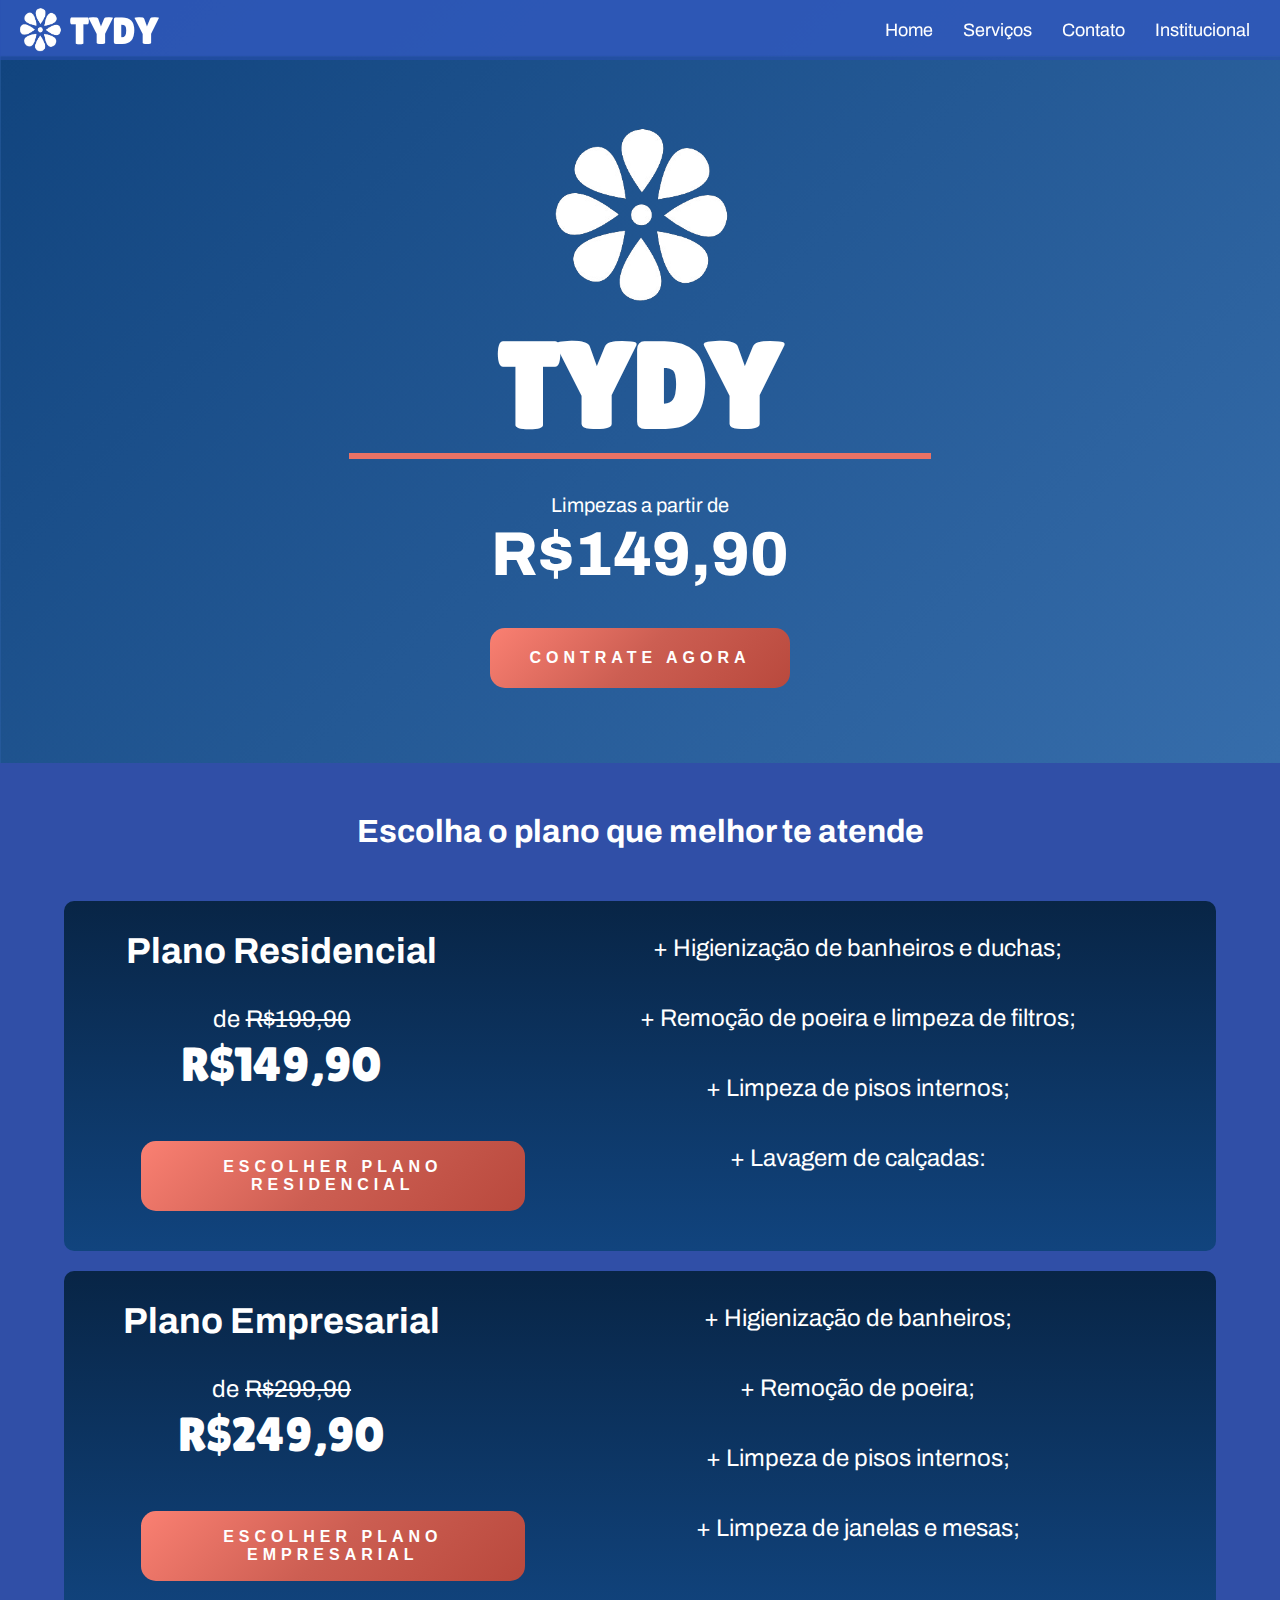
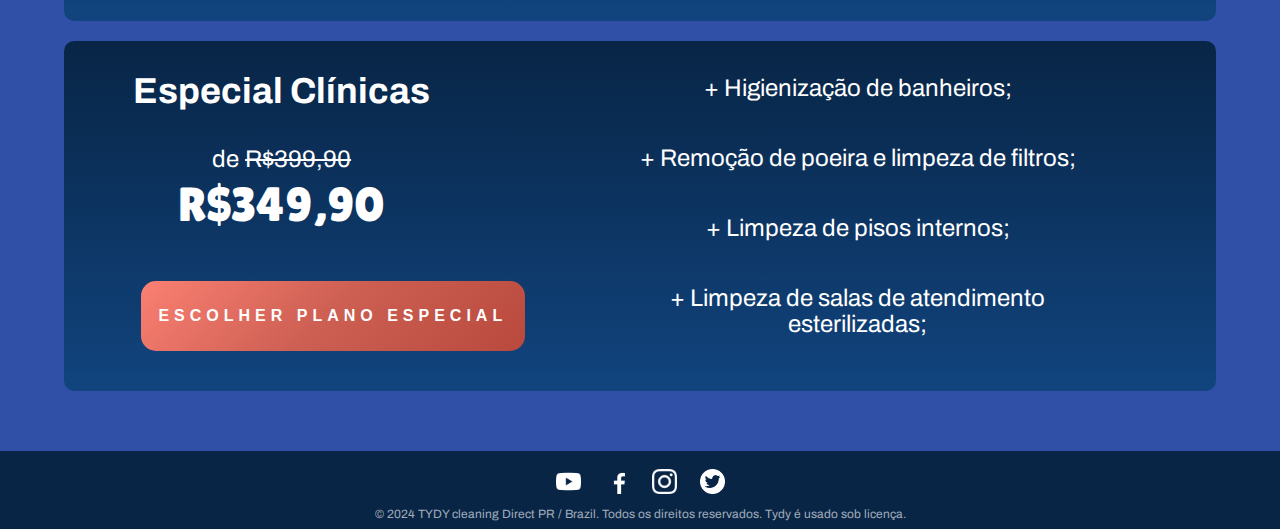
<file: index.html>
<!DOCTYPE html>
<html lang="pt-br">
<head>
    <meta charset="UTF-8">
    <meta name="viewport" content="width=device-width, initial-scale=1.0">
    <title>TYDY Limpeza Profissional</title>
    <meta name="description" content="A maior e mais especializada empresa de limpeza profissional do Paraná. Contate-nos e tenha você também a melhor higienização de casa, escritórios, salas comercias, academias e muito mais!" >
    <link rel="icon" type="image/x-icon" href="images/logo_fav.png">
    <link rel="stylesheet" href="style.css" media="screen">
</head>
<body>
    <div class="barraMenu">
        <div class="logoBarraMenu">
            <img src="images/logo-branco.png" alt="Logo TYDY" width="50px" height="50px">
            <p id="tydyBarraMenu">TYDY</p>
        </div>
        <div class="itensBarraMenu">
            <a href="index.html">Home</a>
            <a href="servicos.html">Serviços</a>
            <a href="contato.html">Contato</a>
            <a href="institucional.html">Institucional</a>
        </div>
    </div>
    <div class="primeiroModulo">
        <div class="logoGrande">
            <img src="images/logo-branco.png" alt="Logo da TYDY">
            <h1>TYDY</h1>
        </div>
        <div class="barraDivisoria">

        </div>
        <div class="detalhesLista">
            <p>Limpezas a partir de</p>
            <p id="precoTag">R$149,90</p>
        </div>
        <a href=""><button>CONTRATE AGORA</button></a>
    </div>
    <div class="segundoModulo">
        <div class="opcoesTitulo">
            <h1>Escolha o plano que melhor te atende</h1>
        </div>
        <div class="opcoesPlanos">
            <div class="planoResidencial">
                <div id="area1">
                    <h2>Plano Residencial</h2>
                    <div class="textoOferta">
                        <p id="pDoPreco">de</p>
                        <p id="precoFora">R$199,90</p>
                    </div>
                    <div class="textoOferta">
                        <p id="precoNovo">R$149,90</p>
                    </div>
                </div>
                <div class="textoPlanos" id="area2">
                    <p>+ Higienização de banheiros e duchas;</p>
                    <p>+ Remoção de poeira e limpeza de filtros;</p>
                    <p>+ Limpeza de pisos internos;</p>
                    <p>+ Lavagem de calçadas:</p>
                </div>
                <a href="" id="area3"><button>ESCOLHER PLANO RESIDENCIAL</button></a>
            </div>
            <div class="planoEmpresarial">
                <div id="area1">
                    <h2>Plano Empresarial</h2>
                    <div class="textoOferta">
                        <p id="pDoPreco">de</p>
                        <p id="precoFora">R$299,90</p>
                    </div>
                    <div class="textoOferta">
                        <p id="precoNovo">R$249,90</p>
                    </div>
                </div>
                <div class="textoPlanos" id="area2">
                    <p>+ Higienização de banheiros;</p>
                    <p>+ Remoção de poeira;</p>
                    <p>+ Limpeza de pisos internos;</p>
                    <p>+ Limpeza de janelas e mesas;</p>
                </div>
                <a href="" id="area3"><button>ESCOLHER PLANO EMPRESARIAL</button></a>
            </div>
            <div class="planoEspecial">
                <div id="area1">
                    <h2>Especial Clínicas</h2>
                    <div class="textoOferta">
                        <p id="pDoPreco">de</p>
                        <p id="precoFora">R$399,90</p>
                    </div>
                    <div class="textoOferta">
                        <p id="precoNovo">R$349,90</p>
                    </div>
                </div>
                <div class="textoPlanos" id="area2">
                    <p>+ Higienização de banheiros;</p>
                    <p>+ Remoção de poeira e limpeza de filtros;</p>
                    <p>+ Limpeza de pisos internos;</p>
                    <p>+ Limpeza de salas de atendimento esterilizadas;</p>
                </div>
                <a href="" id="area3"><button>ESCOLHER PLANO ESPECIAL</button></a>
            </div>
    
        </div>
    </div>
    <div class="terceiroModulo" id="esconder">
        <h1>Descubra nossos diferenciais</h1>
        <div class="cards">
            <div class="cardExemplo" id="card01">
                <div class="hide">
                    <h2>Higienização cuidadosa</h2>
                    <p>É o estabelecimento das condições de limpeza ou salubridade necessárias à prevenção ou ao combate de doenças. Também pode ser conhecida por sanitização ou desinfecção. É um dos métodos mais indicados após a limpeza, porque é responsável pela eliminação de micro-organismos vivos.</p>
                </div>
            </div>
            <div class="cardExemplo" id="card02">
                <div class="hide">
                    <h2>Esterilizar ambientes</h2>
                    <p>O que é esterilizar ambientes? O ato de esterilizar ambientes é o mais eficiente e concentrado de todos eles, é usado em situações específicas e tem total eficácia no combate a todo tipo de microrganismos. Após esterilizar ambientes, quaisquer bactérias, vírus ou fungos ali presente são eliminados.</p>
                </div>
            </div>
            <div class="cardExemplo" id="card03">
                <div class="hide">
                    <h2>Limpeza exterior</h2>
                    <p>A limpeza desses espaços é um pouco diferente das de limpeza interna, isso porque os equipamentos para realizar o serviço mudam. Neste caso, podem ser utilizados desde uma simples vassoura ou vassourão até hidrojateadoras elétricas e a combustão, com água aquecida.</p>
                </div>
            </div>
            <div class="cardExemplo" id="card04">
                <div class="hide">
                    <h2>Limpeza de janelas</h2>
                    <p>O primeiro passo que você deve saber é que a limpeza precisa ser frequente e contínua. Quando as janelas acumulam muita poeira e sujeira, acabam comprometendo a aparência do vidro, ficando com um aspecto de “encardidas”, por isso, o recomendável é que as janelas sejam limpas pelo menos a cada 20 dias.</p>
                </div>
            </div>
        </div>
    </div>
    <div class="footer">      
            <div class="mediaLinks">
                <a href=""><img src="images/logo_youtube.webp" alt="Logo Youtube"></a>
                <a href=""><img src="images/icon_facebook.webp" alt="Logo Facebook"></a>
                <a href=""><img src="images/icon_instagram.webp" alt="Logo Instagram"></a>
                <a href=""><img src="images/logo_twitter.png" alt="Logo Twitter"></a>
            </div>
            <div class="footerInfo">
                <p>© 2024 TYDY cleaning Direct PR / Brazil. Todos os direitos reservados. Tydy é usado sob licença.</p>
            </div>
    </div>
</body>
</html>
</file>
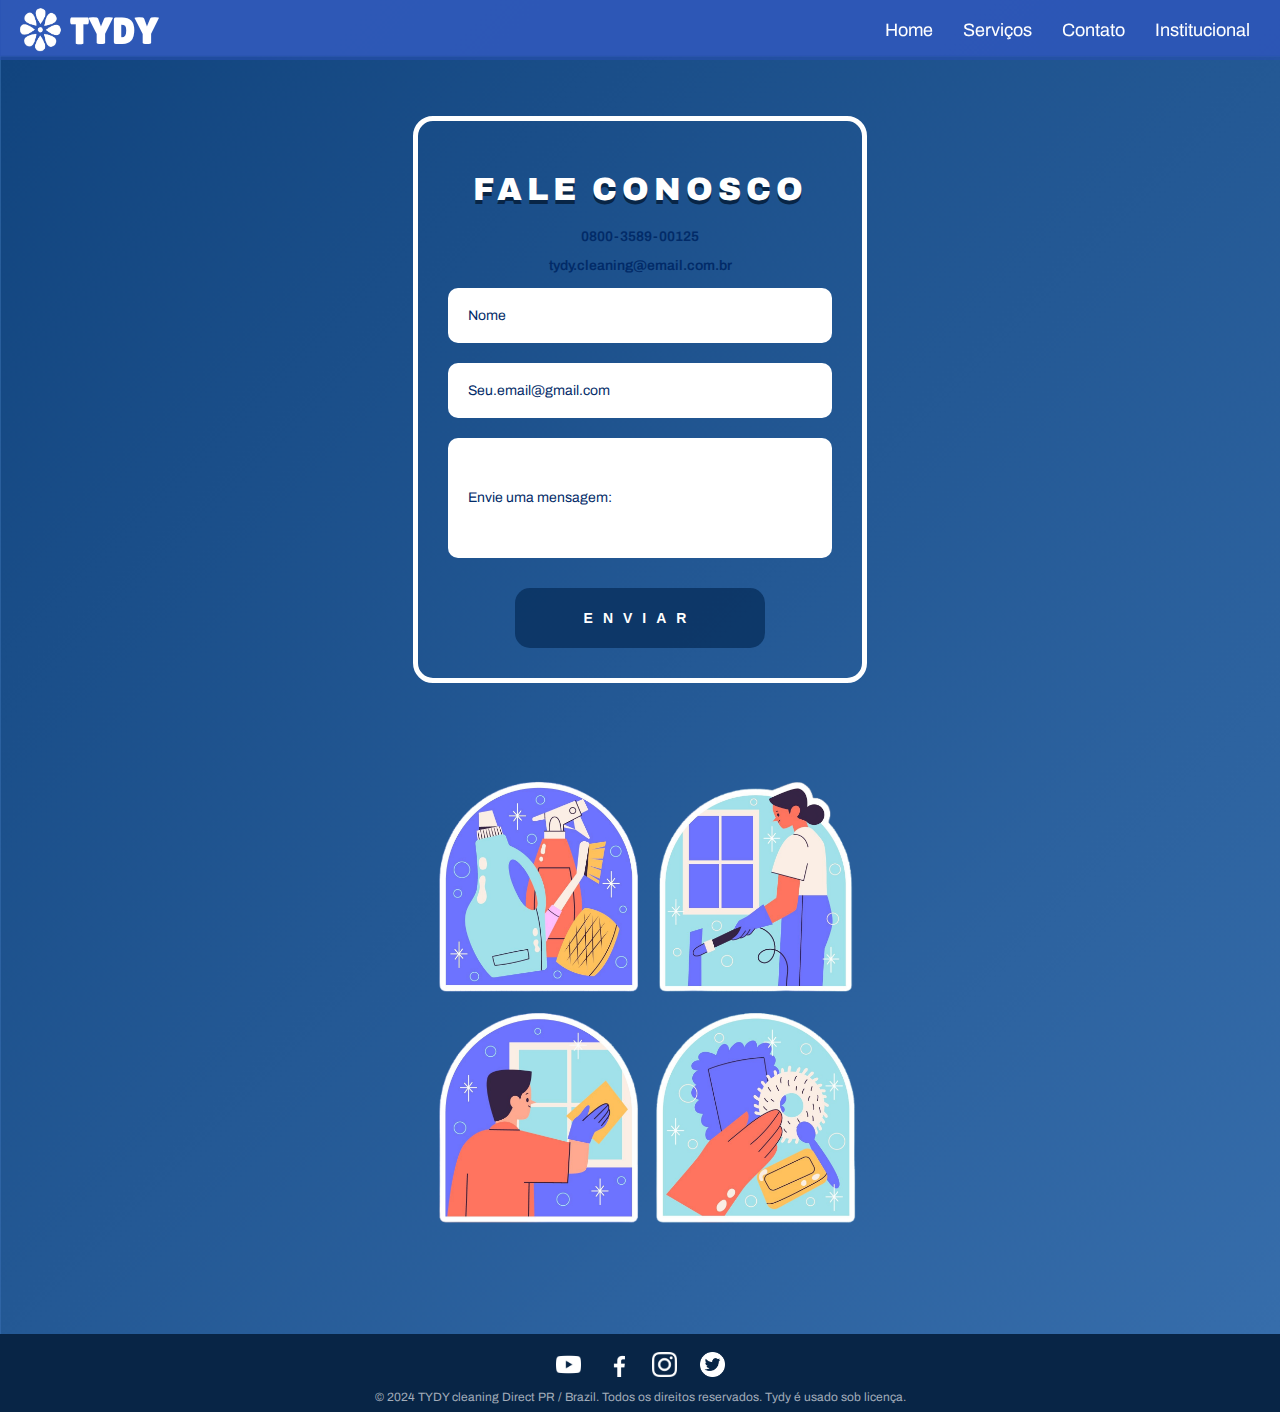
<file: contato.html>
<!DOCTYPE html>
<html lang="pt-br">
<head>
    <meta charset="UTF-8">
    <meta name="viewport" content="width=device-width, initial-scale=1.0">
    <title>TYDY: Contato</title>
    <meta name="description" content="A maior e mais especializada empresa de limpeza profissional do Paraná. Contate-nos e tenha você também a melhor higienização de casa, escritórios, salas comercias, academias e muito mais!" >
    <link rel="icon" type="image/x-icon" href="images/logo_fav.png">
    <link rel="stylesheet" href="style.css" media="screen">
</head>
<body>
    <div class="barraMenu">
        <div class="logoBarraMenu">
            <img src="images/logo-branco.png" alt="Logo TYDY" width="50px" height="50px">
            <p id="tydyBarraMenu">TYDY</p>
        </div>
        <div class="itensBarraMenu">
            <a href="index.html">Home</a>
            <a href="servicos.html">Serviços</a>
            <a href="contato.html">Contato</a>
            <a href="institucional.html">Institucional</a>
        </div>
    </div>
    <div class="primeiroModulo">
        <div class="pagContato">
            <div class="imagemContato">
                <img src="images/imagem_contato.png" alt="Quatro quadrinhos em formato de janela com desenhos de limpeza" >
            </div>
            <div class="formContato">
                <h1>Fale Conosco</h1>
                <p>0800-3589-00125</p>
                <p>tydy.cleaning@email.com.br</p>
                <form action="">
                    <input type="text" id="name" placeholder="Nome">
                    <input type="email" id="email" placeholder="Seu.email@gmail.com">
                    <input type="text" id="mensagem" placeholder="Envie uma mensagem:">
                </form>
                <button type="submit" id="enviarMensagem">Enviar</button>
            </div>
        </div>
    </div>
    <div class="footer">      
        <div class="mediaLinks">
            <a href=""><img src="images/logo_youtube.webp" alt="Logo Youtube"></a>
            <a href=""><img src="images/icon_facebook.webp" alt="Logo Facebook"></a>
            <a href=""><img src="images/icon_instagram.webp" alt="Logo Instagram"></a>
            <a href=""><img src="images/logo_twitter.png" alt="Logo Twitter"></a>
        </div>
        <div class="footerInfo">
            <p>© 2024 TYDY cleaning Direct PR / Brazil. Todos os direitos reservados. Tydy é usado sob licença.</p>
        </div>
</div>

    
</body>
</html>
</file>
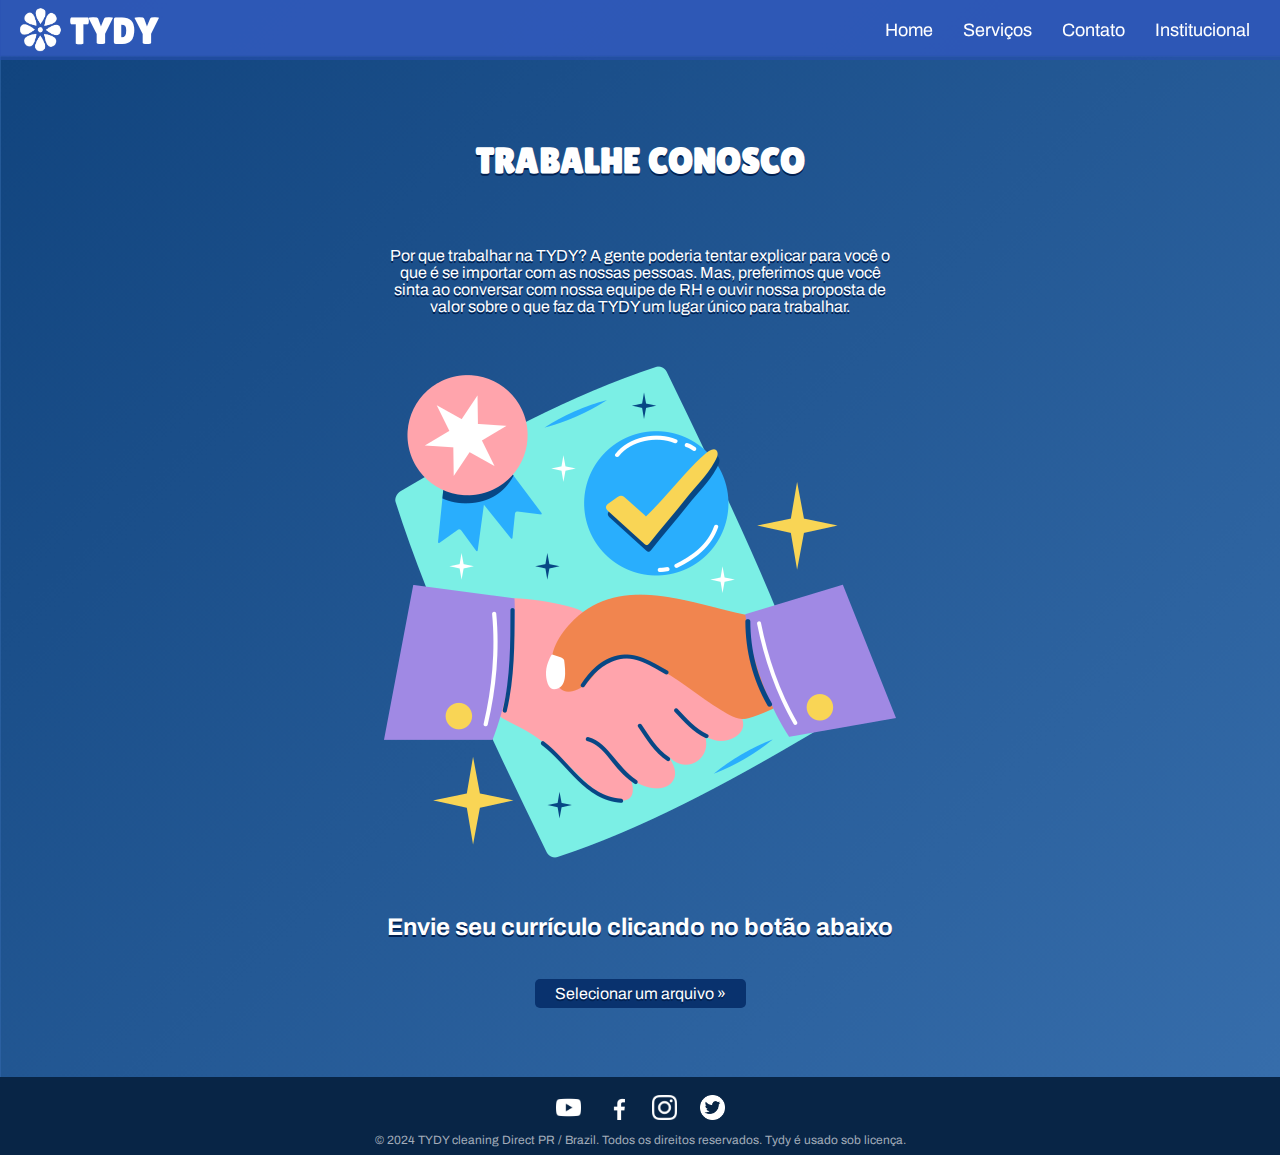
<file: institucional.html>
<!DOCTYPE html>
<html lang="pt-br">
<head>
    <meta charset="UTF-8">
    <meta name="viewport" content="width=device-width, initial-scale=1.0">
    <title>TYDY: Institucional</title>
    <meta name="description" content="A maior e mais especializada empresa de limpeza profissional do Paraná. Contate-nos e tenha você também a melhor higienização de casa, escritórios, salas comercias, academias e muito mais!" >
    <link rel="icon" type="image/x-icon" href="images/logo_fav.png">
    <link rel="stylesheet" href="style.css" media="screen">
</head>
<body>
    <div class="barraMenu">
        <div class="logoBarraMenu">
            <img src="images/logo-branco.png" alt="Logo TYDY" width="50px" height="50px">
            <p id="tydyBarraMenu">TYDY</p>
        </div>
        <div class="itensBarraMenu">
            <a href="index.html">Home</a>
            <a href="servicos.html">Serviços</a>
            <a href="contato.html">Contato</a>
            <a href="institucional.html">Institucional</a>
        </div>
    </div>
    <div class="primeiroModulo">
        <div class="trabalheconosco">
            <h1 id="textTrabalhe1">Trabalhe Conosco</h1>
            <p id="textTrabalhe2">Por que trabalhar na TYDY? A gente poderia tentar explicar para você o que é se importar com as nossas pessoas. Mas, preferimos que você sinta ao conversar com nossa equipe de RH e ouvir nossa proposta de valor sobre o que faz da TYDY um lugar único para trabalhar.</p>
            <img id="imgTrabalhe" src="images/job.png" alt="Desenho de mãos juntas">
            <h2 id="textTrabalhe3">Envie seu currículo clicando no botão abaixo</h2>
            <form action="" id="textTrabalhe4">
            <label for='selecao-arquivo'>Selecionar um arquivo &#187;</label>
            <input id='selecao-arquivo' type='file'>
            </form>
        </div>
    </div>
    <div class="footer">      
        <div class="mediaLinks">
            <a href=""><img src="images/logo_youtube.webp" alt="Logo Youtube"></a>
            <a href=""><img src="images/icon_facebook.webp" alt="Logo Facebook"></a>
            <a href=""><img src="images/icon_instagram.webp" alt="Logo Instagram"></a>
            <a href=""><img src="images/logo_twitter.png" alt="Logo Twitter"></a>
        </div>
        <div class="footerInfo">
            <p>© 2024 TYDY cleaning Direct PR / Brazil. Todos os direitos reservados. Tydy é usado sob licença.</p>
        </div>
</div>

    
</body>
</html>
</file>
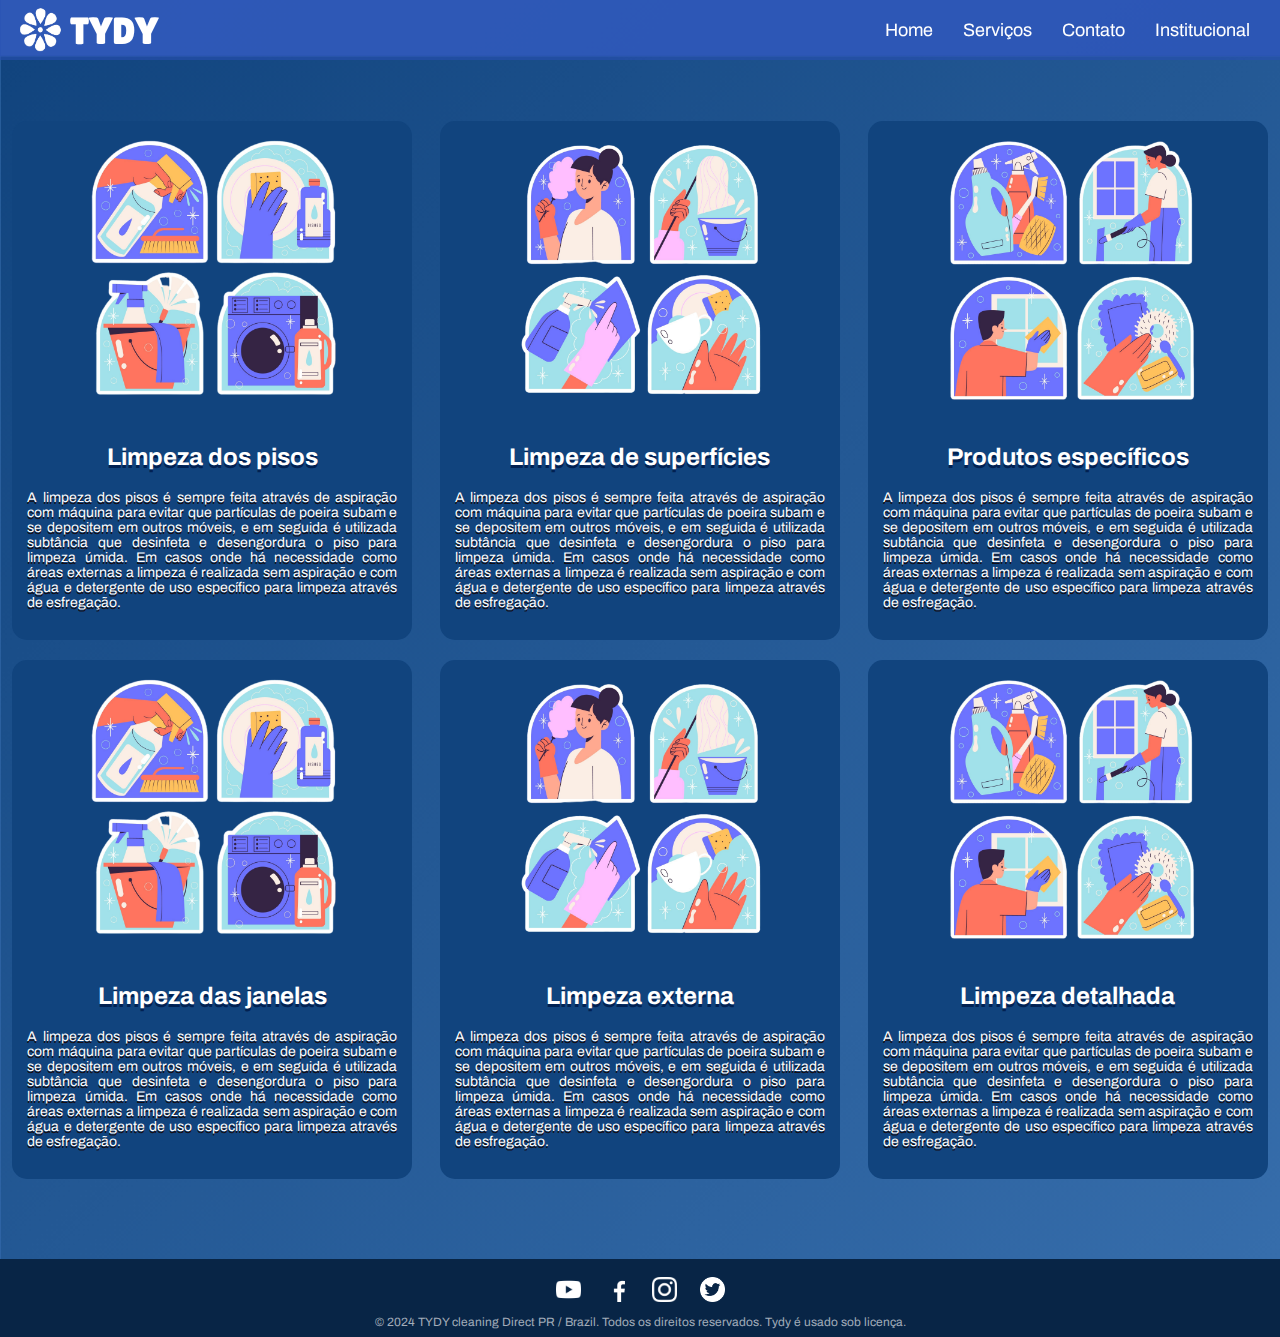
<file: servicos.html>
<!DOCTYPE html>
<html lang="pt-br">
<head>
    <meta charset="UTF-8">
    <meta name="viewport" content="width=device-width, initial-scale=1.0">
    <title>TYDY: Serviços</title>
    <meta name="description" content="A maior e mais especializada empresa de limpeza profissional do Paraná. Contate-nos e tenha você também a melhor higienização de casa, escritórios, salas comercias, academias e muito mais!" >
    <link rel="icon" type="image/x-icon" href="images/logo_fav.png">
    <link rel="stylesheet" href="style.css" media="screen">
</head>
<body>
    <div class="barraMenu">
        <div class="logoBarraMenu">
            <img src="images/logo-branco.png" alt="Logo TYDY" width="50px" height="50px">
            <p id="tydyBarraMenu">TYDY</p>
        </div>
        <div class="itensBarraMenu">
            <a href="index.html">Home</a>
            <a href="servicos.html">Serviços</a>
            <a href="contato.html">Contato</a>
            <a href="institucional.html">Institucional</a>
        </div>
    </div>
    <div class="primeiroModulo">
        <div class="servicosBlocos">
            <div class="blocoServico">
                <img src="images/iamgem_card02.png" alt="Imagem de mesa sendo limpa">
                <div class="textoBloco">
                    <h2>Limpeza dos pisos</h2>
                    <p>A limpeza dos pisos é sempre feita através de aspiração com máquina para evitar que partículas de poeira subam e se depositem em outros móveis, e em seguida é utilizada subtância que desinfeta e desengordura o piso para limpeza úmida. Em casos onde há necessidade como áreas externas a limpeza é realizada sem aspiração e com água e detergente de uso específico para limpeza através de esfregação.</p>
                </div>
            </div>
            <div class="blocoServico">
                <img src="images/imagem_card01.png" alt="Imagem de mesa sendo limpa">
                <div class="textoBloco">
                    <h2>Limpeza de superfícies</h2>
                    <p>A limpeza dos pisos é sempre feita através de aspiração com máquina para evitar que partículas de poeira subam e se depositem em outros móveis, e em seguida é utilizada subtância que desinfeta e desengordura o piso para limpeza úmida. Em casos onde há necessidade como áreas externas a limpeza é realizada sem aspiração e com água e detergente de uso específico para limpeza através de esfregação.</p>
                </div>
            </div>
            <div class="blocoServico">
                <img src="images/imagem_contato.png" alt="Imagem de mesa sendo limpa">
                <div class="textoBloco">
                    <h2>Produtos específicos</h2>
                    <p>A limpeza dos pisos é sempre feita através de aspiração com máquina para evitar que partículas de poeira subam e se depositem em outros móveis, e em seguida é utilizada subtância que desinfeta e desengordura o piso para limpeza úmida. Em casos onde há necessidade como áreas externas a limpeza é realizada sem aspiração e com água e detergente de uso específico para limpeza através de esfregação.</p>
                </div>
            </div>
            <div class="blocoServico">
                <img src="images/iamgem_card02.png" alt="Imagem de mesa sendo limpa">
                <div class="textoBloco">
                    <h2>Limpeza das janelas</h2>
                    <p>A limpeza dos pisos é sempre feita através de aspiração com máquina para evitar que partículas de poeira subam e se depositem em outros móveis, e em seguida é utilizada subtância que desinfeta e desengordura o piso para limpeza úmida. Em casos onde há necessidade como áreas externas a limpeza é realizada sem aspiração e com água e detergente de uso específico para limpeza através de esfregação.</p>
                </div>
            </div>
            <div class="blocoServico">
                <img src="images/imagem_card01.png" alt="Imagem de mesa sendo limpa">
                <div class="textoBloco">
                    <h2>Limpeza externa</h2>
                    <p>A limpeza dos pisos é sempre feita através de aspiração com máquina para evitar que partículas de poeira subam e se depositem em outros móveis, e em seguida é utilizada subtância que desinfeta e desengordura o piso para limpeza úmida. Em casos onde há necessidade como áreas externas a limpeza é realizada sem aspiração e com água e detergente de uso específico para limpeza através de esfregação.</p>
                </div>
            </div>
            <div class="blocoServico">
                <img src="images/imagem_contato.png" alt="Imagem de mesa sendo limpa">
                <div class="textoBloco">
                    <h2>Limpeza detalhada</h2>
                    <p>A limpeza dos pisos é sempre feita através de aspiração com máquina para evitar que partículas de poeira subam e se depositem em outros móveis, e em seguida é utilizada subtância que desinfeta e desengordura o piso para limpeza úmida. Em casos onde há necessidade como áreas externas a limpeza é realizada sem aspiração e com água e detergente de uso específico para limpeza através de esfregação.</p>
                </div>
            </div>
        </div>
    </div>
    <div class="footer">      
        <div class="mediaLinks">
            <a href=""><img src="images/logo_youtube.webp" alt="Logo Youtube"></a>
            <a href=""><img src="images/icon_facebook.webp" alt="Logo Facebook"></a>
            <a href=""><img src="images/icon_instagram.webp" alt="Logo Instagram"></a>
            <a href=""><img src="images/logo_twitter.png" alt="Logo Twitter"></a>
        </div>
        <div class="footerInfo">
            <p>© 2024 TYDY cleaning Direct PR / Brazil. Todos os direitos reservados. Tydy é usado sob licença.</p>
        </div>
</div>

    
</body>
</html>
</file>
<file: style.css>
@import url('https://fonts.googleapis.com/css2?family=Archivo:ital,wght@0,100..900;1,100..900&family=Lilita+One&display=swap');
body{
    margin: 0;
    padding: 0;
    font-family: 'Archivo', sans-serif;
}
/* BARRA SCROLL */
body::-webkit-scrollbar {
    width: 8px; 
}
body::-webkit-scrollbar-track {
    background: #284fb2;  
}
body::-webkit-scrollbar-thumb {
    background-color: #0f1f469d;    
    border-radius: 20px;        
}
/* BARRA MENU */
.barraMenu{
    position: fixed;
    display: flex;
    width: 100vw;
    flex-direction: row;
    align-items: center;
    justify-content: space-between;
    padding: 5px 0;
    background-color: #284fb2a1;
}
.logoBarraMenu{
    display: flex;
    flex-direction: row;
    padding: 0 15px;
    font-family: 'Lilita One', sans-serif;
    color: white;
    align-items: center;
}
#tydyBarraMenu{
    font-size: 38px;
    margin: 0;
    padding: 0 5px;
}
.itensBarraMenu{
    display: flex;
    flex-direction: row;
    padding: 0 15px;
}
.itensBarraMenu a{
    padding: 15px;
    text-decoration: none;
    color: white;
    font-weight: 400;
    font-size: 18px;
}
/* PRIMEIRO MODULO */
.primeiroModulo{
    width: 100%;
    display: flex;
    flex-direction: column;
    align-items: center;
    border-top: 56px solid #284fb2a1;
    background: linear-gradient(-45deg, #1943ad, #5b96d8, #11447e);
    background-size: 400% 400%;
    animation: gradient 12s ease infinite;
    padding: 60px 0 75px;
}
.logoGrande{
    font-family: 'Lilita One', sans-serif;
    color: white;
    display: flex;
    flex-direction: column;
    align-items: center;
}
.logoGrande h1{
    font-size: 120px;
    margin: 0;
}
.logoGrande img{
    height: 200px;
}
.barraDivisoria{
    width: 45vw;
    border: 3px solid #e97265;
}
.detalhesLista{
    color: white;
    font-size: 20px;
    font-weight: 400;
    display: flex;
    flex-direction: column;
    align-items: center;
    padding: 20px 0 0 0 ;
    margin-bottom: 40px;
}
.detalhesLista p {
    margin: 0;
    margin-top: 15px;
    margin-bottom: 5px;
}
#precoTag{
    font-size: 36px;
    font-weight: 800;
    margin: 0;
}
.primeiroModulo button{
    background: linear-gradient(-45deg, #b9493d, #cc5e52, #FA8072);
    color: white;
    letter-spacing: 5px;
    font-size: 16px;
    font-weight: 900;
    border: none;
    border-radius: 15px;
    height: 60px;
    width: 300px;
    margin: 0;
    padding: 0;
    cursor: pointer;
    animation: wiggle 3s linear infinite;
    transition: all 1s;
}
.primeiroModulo button:hover{
    animation: none;
    transform: scale(1.2);
    transition: all 1s;
}
@keyframes gradient{
    0% {
        background-position: 0% 50%;
      }
      50% {
        background-position: 100% 50%;
      }
      100% {
        background-position: 0% 50%;
      }
}
@keyframes wiggle{
    0%, 10% {
        transform: rotate(0);
    }
    15%{
        transform: rotate(-15deg);
    }
    20%{
        transform: rotate(10deg);
    }
    25%{
        transform: rotate(-10deg);
    }
    30%{
        transform: rotate(10deg);
    }
    35%{
        transform: rotate(-10deg);
    }
    40%, 100%{
        transform: rotate(0);
    }
}
/* SEGUNDO MODULO */
.segundoModulo{
    width: 100%;
    color: white;
    background: #304fa7;
    padding: 30px 0;
    display: flex;
    flex-direction: column;
    align-items: center;
}
.opcoesPlanos{
    display: flex;
    flex-direction: row;
    margin: 30px;
    gap: 50px;
}
.planoResidencial, .planoEmpresarial, .planoEspecial{
    background: linear-gradient(0deg, #11447e, #082546);
    height: 450px;
    width: 350px;
    text-align: center;
    border-radius: 10px;
    font-size: 18px;
    transition: all 0.8s;
}
.segundoModulo button{
    background: linear-gradient(-45deg, #b9493d, #cc5e52, #FA8072);
    color: white;
    letter-spacing: 5px;
    font-size: 14px;
    font-weight: 600;
    border: none;
    border-radius: 15px;
    height: 50px;
    width: 250px;
    margin: 0;
    padding: 0;
    cursor: pointer;
}
.textoOferta{
    display: flex;
    flex-direction: row;
    justify-content: center;
    gap: 6px;
}
.textoOferta p {
    margin: 0;
    padding: 5px 0 0 0 ;
}
#precoFora{
    text-decoration: line-through;
    margin: 0;
    align-content: center;
}
#precoNovo{
    font-size: 36px;
    font-family: 'Lilita One';
    margin: 0;
    align-content: center;
}
.segundoModulo button:hover{
    background: linear-gradient(-45deg, #8f2e23, #c44436, #eb6e60);
}
.planoResidencial:hover, .planoEmpresarial:hover, .planoEspecial:hover{
    transform:scale(1.2);
    transition: transform 0.8s ease-in-out;

}
.textoPlanos{
    height: 200px;
}
/* TERCEIRO MÓDULO */
.terceiroModulo{
    background: #5b96d8;
}
.terceiroModulo h1{
    margin: 0;
    padding: 30px 0 0;
    text-align: center;
    color: white;
    height: 80px;
}
.cards{
    display: grid;
    grid-template-columns: 25% 25% 25% 25%;
    background: linear-gradient(0deg,#0d3461, #184c88, #5b96d8);
    padding: 0 0 80px;
}
.cardExemplo{
    width: 300px;
    height: 300px;
    border-radius: 30px;
    display: flex;
}
#card01{
    background-image: url('images/imagem_contato.png');   
}
#card02{
    background-image: url('images/imagem_card01.png'); 
}
#card03{
    background-image: url('images/iamgem_card02.png'); 
}
#card04{
    background-image: url('images/imagem_contato.png'); 
}
[id*="card0"]{
    background-position: left;
    background-repeat: no-repeat;
    background-size: contain;
    margin: 25px;
}
[id*="card0"]:hover{
    cursor: pointer;
    background-image: none !important;
    background: #082546;
    transition: transform 0.8s ease-in-out;
}
.hide{
    display: none;
    color: white;
    width: 350px;
    text-align: center;
    padding: 20px;
    word-break: break;
}
[id*="card0"]:hover > .hide{
    display: block;
}
/* FOOTER */
.footer{
    background: #082546;
    width: 100%;
    align-content: center;
    padding: 8px 0;
}
.footerInfo p{
    margin: 0;
    color: rgba(255, 255, 255, 0.63);
    text-align: center;
    font-size: 12px;
}
.mediaLinks{
    text-align: center;
}
.mediaLinks img{
    width: 25px;
    padding: 10px;
}
/* TELAS MENORES */
@media (min-width: 950px) and (max-width: 1400px){
    .opcoesPlanos{
        display: flex;
        flex-direction: column;
        margin: 30px;
        gap: 20px;
    }
    .planoResidencial, .planoEmpresarial, .planoEspecial{
        background: linear-gradient(0deg, #11447e, #082546);
        display: grid;
        grid-template-columns: 2fr, 1fr;
        grid-template-areas: "area1 area2" ;
        height: 350px;
        width: 90vw;
        text-align: center;
        border-radius: 10px;
        font-size: 24px;
    }
    .planoResidencial:hover, .planoEmpresarial:hover, .planoEspecial:hover{
        transform: none;
    }
    .textoPlanos p{
        width: 40vw;
        padding: 10px 0;
    }
    #area1 {
        width: 30vw;
        padding: 0 2vw;
    }
    .segundoModulo button{
        letter-spacing: 5px;
        font-size: 16px;
        font-weight: 900;
        height: 70px;
        width: 30vw;
    }
    #precoNovo{
        font-size: 48px;
    }
    #precoTag{
        font-size: 62px;
    }
    #esconder{
        display: none !important;
    }
    .pagContato{
        align-items: center !important;
    }
    .pagContato{
        flex-direction: column-reverse;
    }
    .trabalheconosco{
        display: flex !important;
        flex-direction: column;
        align-items: center;
    }
}
 /* TELAS MENORES */
 @media (min-width: 600px) and (max-width: 949px){
    .opcoesPlanos{
        display: flex;
        flex-direction: column;
        margin: 30px;
        gap: 20px;
    }
    .planoResidencial, .planoEmpresarial, .planoEspecial{
        height: 450px;
        width: 90vw;
        text-align: center;
        align-items: center !important;
        font-size: 24px;
    }
    .planoResidencial:hover, .planoEmpresarial:hover, .planoEspecial:hover{
        transform: none;
    }
    .segundoModulo button{
        font-size: 18px;
        font-weight: 900;
        height: 75px;
        width: 70vw;
    }
    #area1 h2{
        grid-area: primeiro;
        font-size: 35px;
        margin: 50px 0 0 0;
    }
    #textoOferta{
        grid-area: segundo;
    }
    #area1{
        display: grid;
        grid-template-columns: 50vw, 40vw;
        grid-template-areas: 'primeiro segundo' 'primeiro segundo';
        height: 120px;
    }
    #pDoPreco{
        align-content: end !important;
    }
    #precoNovo{
        align-content: end;
        font-size: 45px;
    }
    #precoFora{
        align-content: end;
    }
    #esconder{
        display: none !important;
    }
    .pagContato{
        flex-direction: column-reverse;
    }
    .trabalheconosco{
        display: flex !important;
        flex-direction: column;
        align-items: center;
    }
 }
 /* TELAS MOBILE */
 @media (max-width: 599px){
    #esconder{
        display: none !important;
    }
    .opcoesPlanos{
        display: flex;
        flex-direction: column;
        margin: 30px;
        gap: 20px;
    }
    .planoResidencial, .planoEmpresarial, .planoEspecial{
        height: 560px;
        width: 90vw;
        text-align: center;
        align-items: center !important;
        border-radius: 10px;
        font-size: 24px;
    }
    .planoResidencial:hover, .planoEmpresarial:hover, .planoEspecial:hover{
        transform: none;
    }
    .segundoModulo button{
        font-size: 14px;
        font-weight: 800;
        height: 75px;
        width: 70vw;
    }
    #area1 h2{
        grid-area: primeiro;
        font-size: 35px;
        margin: 50px 0 0 0;
    }
    #textoOferta{
        grid-area: segundo;
    }
    #area1{
        display: grid;
        grid-template-columns: auto;
        grid-template-areas: 'primeiro' 'segundo';
        height: 220px;
    }
    #pDoPreco{
        align-content: end !important;
    }
    #precoNovo{
        align-content: end;
        font-size: 45px;
    }
    #precoFora{
        align-content: end;
    }
    .planoResidencial p, .planoEmpresarial p, .planoEspecial p{
        font-size: 20px;
    }
    .opcoesTitulo h1{
        text-align: center;
    }
    #precoTag{
        font-size: 48px;
    }
    .primeiroModulo button{
        font-weight: 800;
    }
    .primeiroModulo{
        padding: 35px 0 75px;
    }
    #tydyBarraMenu{
        display: none !important;
    }
    .logoBarraMenu{
        padding: 0 0 0 5px;
    }
    .itensBarraMenu{
        padding: 0 5px 0 0;
    }
    .itensBarraMenu a{
        padding: 15px 5px;
        font-size: 16px;
    }
    .footer{
        background: #0d3461;
    }
    .pagContato{
        flex-direction: column-reverse;
    }
    .trabalheconosco{
        display: flex !important;
        flex-direction: column;
        align-items: center;
    }
 }
 /* PAGINA SERVIÇOS */
 .servicosBlocos{
    display: flex;
    flex-direction: row;
    row-gap: 20px;
    column-gap: 1vw;
    flex-wrap: wrap;
    justify-content: space-around;
    margin: 5px;
 }
 .blocoServico img{
    width: 300px;
    border-top-right-radius: 15px;
    border-top-left-radius: 15px;
    object-fit: contain;
 }
.blocoServico{
    background-color: #11447e;
    border-radius: 15px;
    color: white;
    max-width: 400px;
    min-width: 300px;
    text-align: center;
}
.blocoServico h2{
    color: white;
    text-shadow: 0 3px #012152;
}
.textoBloco p{
    text-align: justify;
    font-size: 14px;
    margin: 15px;
    margin-bottom: 30px;
    text-shadow: 0 2px rgba(22, 8, 8, 0.925) ;
}
 /* PAGINA CONTATO */
.imagemContato{
    display: flex;
    align-items: center;
    justify-content: center;
}
.imagemContato img{
    width: 40vw;
    min-width: 280px;
}
.pagContato{
    display: flex;
    gap: 5vw;
}
.formContato h1{
    display: flex;
    color: #ffffff;
    align-items: center;
    justify-content: center;
    text-transform: uppercase;
    letter-spacing: 5px;
    font-weight: 900;
    text-shadow: 0 4px #082546;
}
.formContato p{
    color: #022b68;
    font-weight: 600;
    text-align: center;
    font-size: 14px;
}
.formContato{
    border: 5px solid #ffffff;
    padding: 30px;
    border-radius: 20px;
    width: 30vw;
    min-width: 250px;
    text-align: center;
}
.formContato form{
    display: flex;
    flex-direction: column;
    margin: 15px 0;
    gap: 20px;
}
.formContato form input{
    border-radius: 10px;
    border: none;
    padding: 20px;
}
#mensagem{
    height: 80px;
}
.formContato button{
    background: #072f5cc9 !important;
    animation: none;
    width: 250px !important;
    font-size: 14px;
    font-weight: 900;
    letter-spacing: 10px;
    text-transform: uppercase;
    margin-top: 15px;
}
.formContato form ::placeholder{
    color: #022b68;
    font-family: 'Archivo', sans-serif;
    font-size: 14px;
}
/* PAGINA TRABALHE CONOSCO */
.trabalheconosco h1{
    font-family: 'Lilita One', sans-serif;
    text-transform: uppercase;
    font-size: 36px;
}
.trabalheconosco img{
    max-width: 50vw;
}
input[type='file'] {
    display: none
}
label{
    background-color: #09326e;
    border-radius: 5px;
    color: #fff;
    cursor: pointer;
    margin: 10px;
    padding: 6px 20px
}
.trabalheconosco{
    gap: 2vw;
    color: white;
    text-align: center;
    text-shadow: 0 2px #012152;
    display: grid;
    grid-template-columns: auto auto;
    grid-template-areas: 'imagem texto1' 'imagem texto2' 'imagem texto3' 'imagem texto4';
}
#imgTrabalhe{
    grid-area: imagem;
}
#textTrabalhe1{
    grid-area: texto1;
}
#textTrabalhe2{
    grid-area: texto2;
    max-width: 40vw;
    min-width: 300px;
}
#textTrabalhe3{
    grid-area: texto3;
}
#textTrabalhe4{
    grid-area: texto4;
}
</file>
